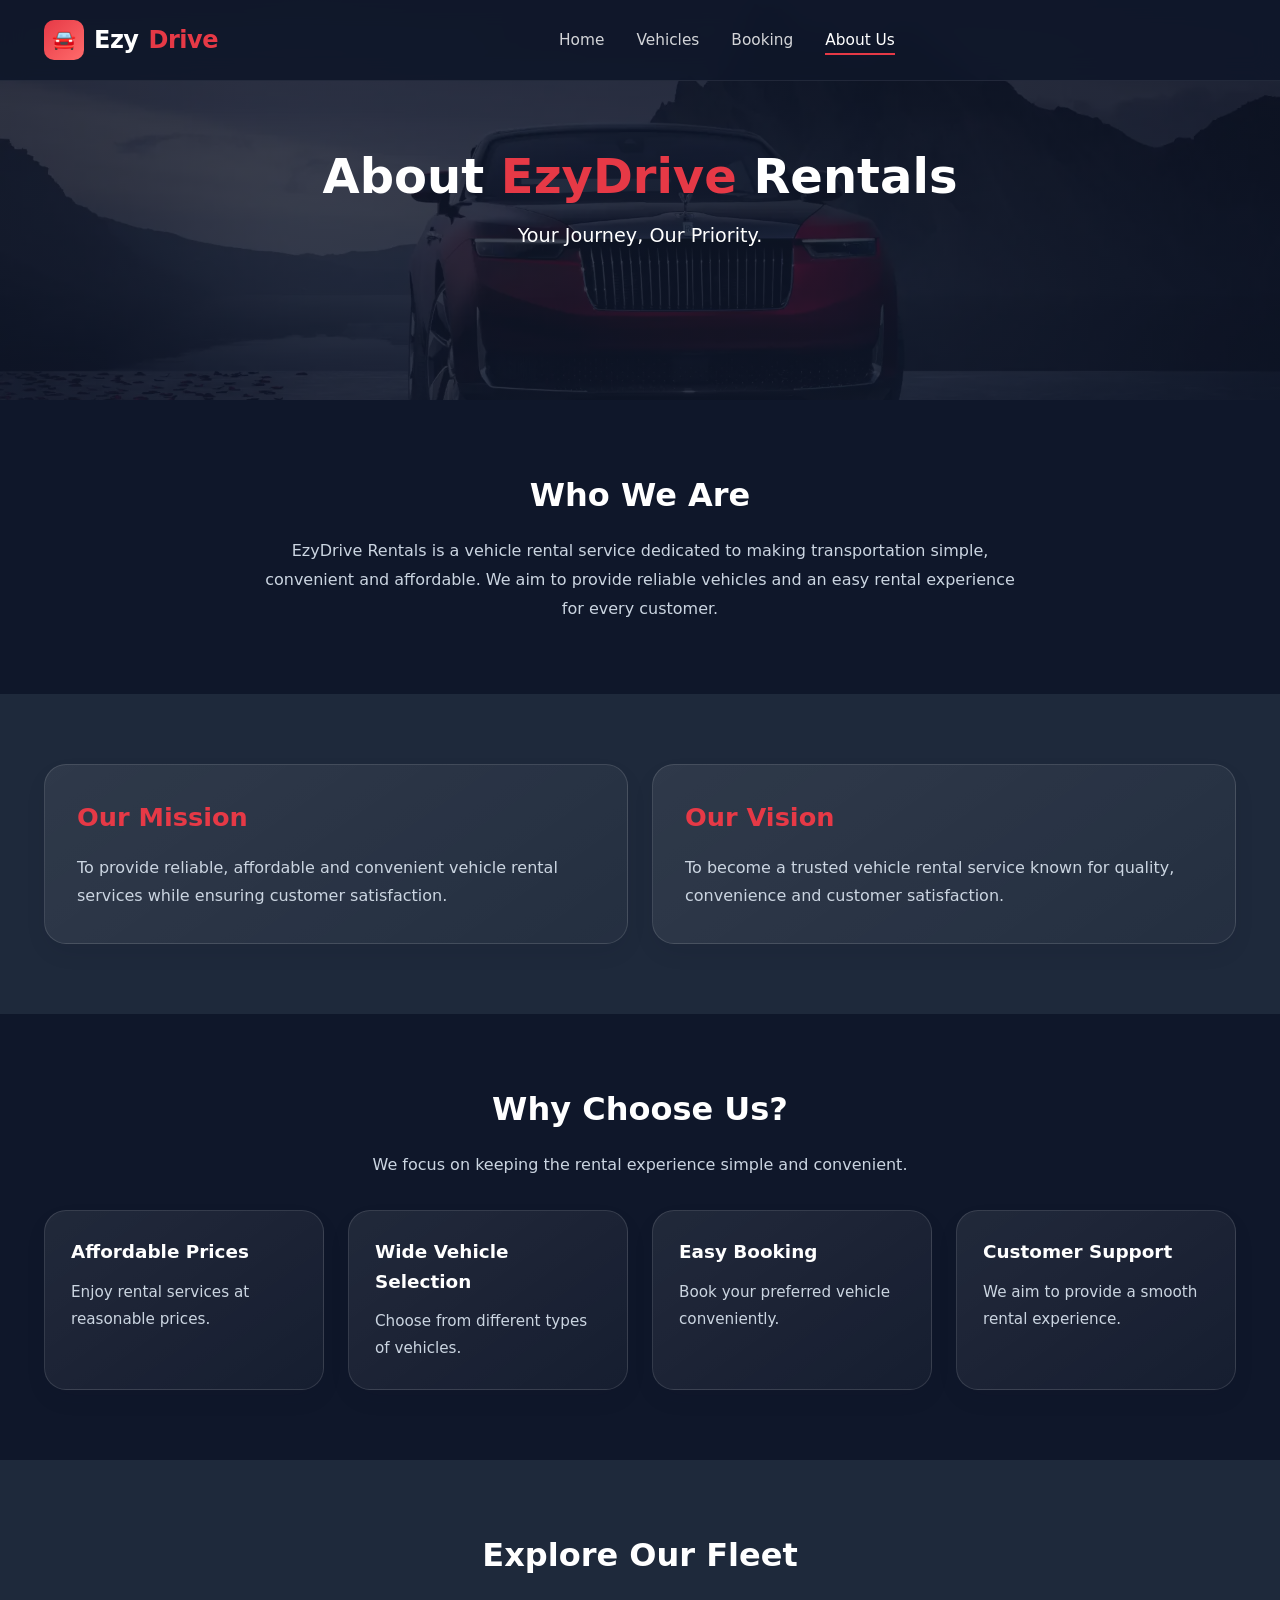
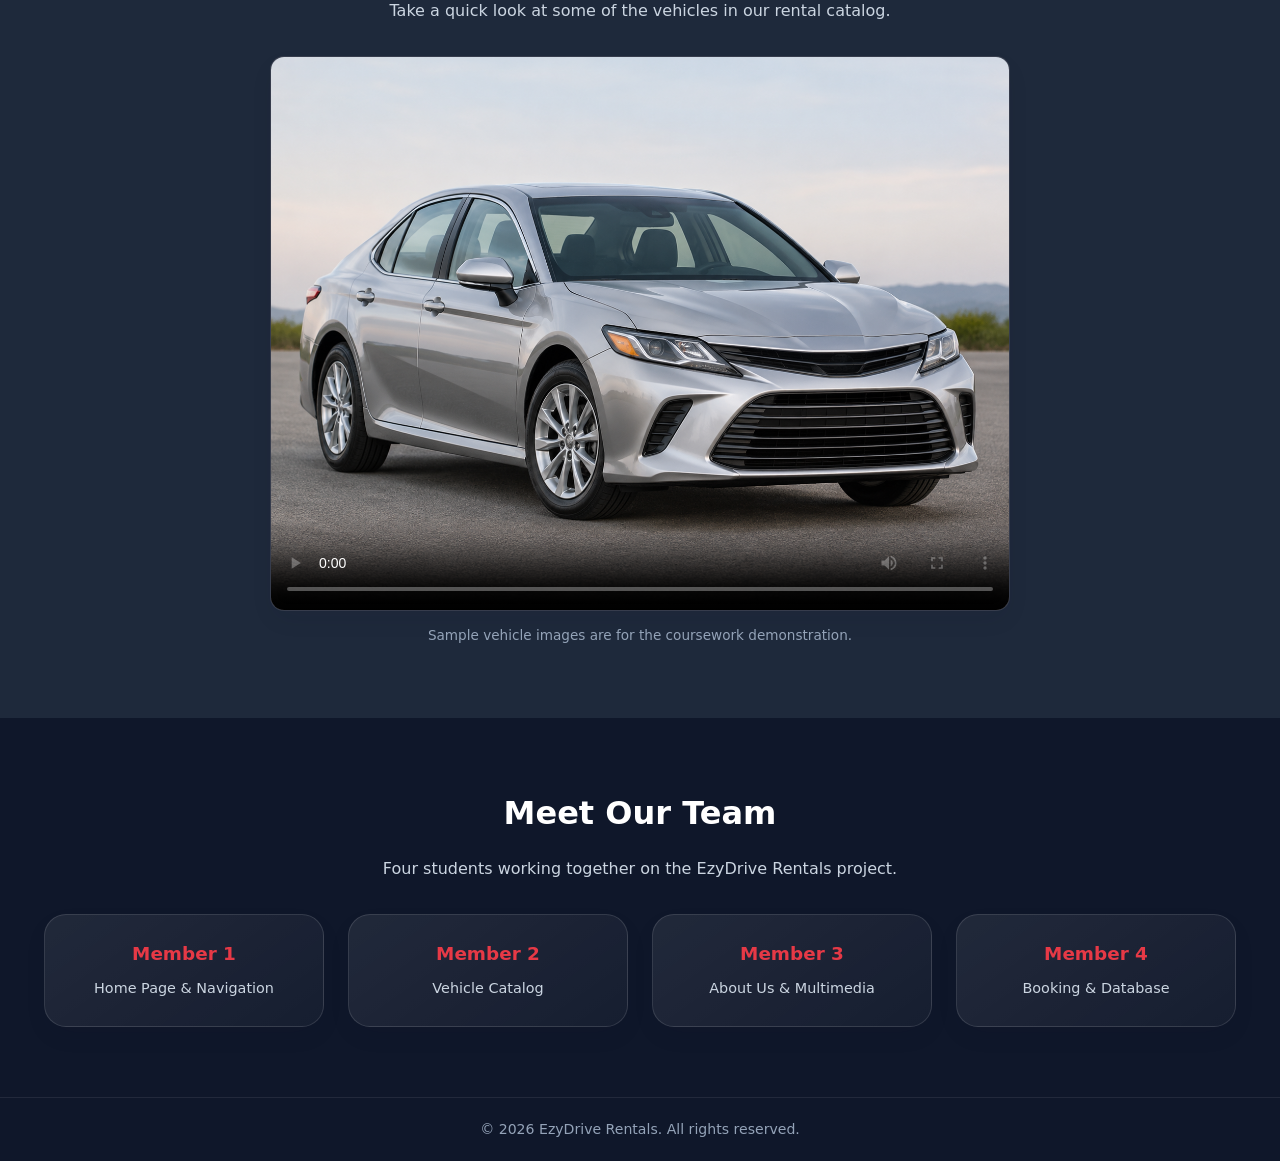
<file: pages/about.html>
<!DOCTYPE html>
<html lang="en">

<head>
    <meta charset="UTF-8">
    <meta name="viewport" content="width=device-width, initial-scale=1.0">
    <title>EzyDrive Rentals | About Us</title>
    <meta name="description" content="Learn more about EzyDrive Rentals, our mission, vision, and services.">

    <!-- Shared website styles, then About Us page styles -->
    <link rel="stylesheet" href="../styles/style.css">
    <link rel="stylesheet" href="../styles/about.css">
</head>

<body>

    <!-- ===================================================================
         1. HEADER & NAVIGATION
         Same navbar used on the Home and Vehicles pages
         =================================================================== -->
    <header class="header" id="mainHeader">
        <div class="container navbar">
            <a href="../index.html" class="logo">
                <div class="logo-icon">🚘</div>
                Ezy<span>Drive</span>
            </a>

            <nav aria-label="Main navigation">
                <ul class="nav-links" id="navLinks">
                    <li><a href="../index.html" class="nav-link">Home</a></li>
                    <li><a href="vehicles.php" class="nav-link">Vehicles</a></li>
                    <li><a href="booking.php" class="nav-link">Booking</a></li>
                    <li><a href="about.html" class="nav-link active" aria-current="page">About Us</a></li>
                </ul>
            </nav>

            <div class="nav-actions">
                <button class="menu-toggle" id="menuToggle" aria-label="Toggle Menu" aria-expanded="false">☰</button>
            </div>
        </div>
    </header>

    <main>
        <!-- ===============================================================
             2. ABOUT US BANNER
             Same gradient and heading style as the Vehicles page
             =============================================================== -->
        <section class="page-banner about-hero">
            <div class="container page-banner-content">
                <h1>About <span>EzyDrive</span> Rentals</h1>
                <p>Your Journey, Our Priority.</p>
            </div>
        </section>

        <!-- ===============================================================
             3. WHO WE ARE
             Introduction to the rental service
             =============================================================== -->
        <section class="about-section">
            <div class="container about-intro">
                <h2>Who We Are</h2>
                <p>
                    EzyDrive Rentals is a vehicle rental service dedicated to making
                    transportation simple, convenient and affordable. We aim to provide
                    reliable vehicles and an easy rental experience for every customer.
                </p>
            </div>
        </section>

        <!-- ===============================================================
             4. MISSION & VISION
             Two cards displayed side by side on larger screens
             =============================================================== -->
        <section class="about-section about-section-alt">
            <div class="container">
                <div class="about-card-grid two-columns">
                    <article class="about-card">
                        <h2>Our Mission</h2>
                        <p>
                            To provide reliable, affordable and convenient vehicle rental
                            services while ensuring customer satisfaction.
                        </p>
                    </article>

                    <article class="about-card">
                        <h2>Our Vision</h2>
                        <p>
                            To become a trusted vehicle rental service known for quality,
                            convenience and customer satisfaction.
                        </p>
                    </article>
                </div>
            </div>
        </section>

        <!-- ===============================================================
             5. WHY CHOOSE US
             Four simple feature cards
             =============================================================== -->
        <section class="about-section">
            <div class="container">
                <div class="about-heading">
                    <h2>Why Choose Us?</h2>
                    <p>We focus on keeping the rental experience simple and convenient.</p>
                </div>

                <div class="about-card-grid four-columns">
                    <article class="about-card feature-card">
                        <h3>Affordable Prices</h3>
                        <p>Enjoy rental services at reasonable prices.</p>
                    </article>

                    <article class="about-card feature-card">
                        <h3>Wide Vehicle Selection</h3>
                        <p>Choose from different types of vehicles.</p>
                    </article>

                    <article class="about-card feature-card">
                        <h3>Easy Booking</h3>
                        <p>Book your preferred vehicle conveniently.</p>
                    </article>

                    <article class="about-card feature-card">
                        <h3>Customer Support</h3>
                        <p>We aim to provide a smooth rental experience.</p>
                    </article>
                </div>
            </div>
        </section>

        <!-- ===============================================================
             6. MULTIMEDIA SECTION
             A short, original slideshow made from our vehicle images.
             The <video> element supplies standard play/pause controls.
             =============================================================== -->
        <section class="about-section about-section-alt">
            <div class="container about-media">
                <div class="about-heading">
                    <h2>Explore Our Fleet</h2>
                    <p>Take a quick look at some of the vehicles in our rental catalog.</p>
                </div>
                <video class="fleet-video" controls preload="metadata"
                       poster="../assets/images/vehicles/sedan-silver.png">
                    <source src="../assets/media/fleet-showcase.mp4" type="video/mp4">
                    Your browser does not support HTML video.
                </video>
                <p class="media-caption">Sample vehicle images are for the coursework demonstration.</p>
            </div>
        </section>

        <!-- ===============================================================
             7. OUR TEAM
             Replace each placeholder with the correct member's name.
             Assign roles to match the actual work done by your group.
             =============================================================== -->
        <section class="about-section about-team">
            <div class="container">
                <div class="about-heading">
                    <h2>Meet Our Team</h2>
                    <p>Four students working together on the EzyDrive Rentals project.</p>
                </div>
                <div class="about-card-grid four-columns">
                    <article class="about-card team-card">
                        <h3>Member 1</h3>
                        <p>Home Page &amp; Navigation</p>
                    </article>
                    <article class="about-card team-card">
                        <h3>Member 2</h3>
                        <p>Vehicle Catalog</p>
                    </article>
                    <article class="about-card team-card">
                        <h3>Member 3</h3>
                        <p>About Us &amp; Multimedia</p>
                    </article>
                    <article class="about-card team-card">
                        <h3>Member 4</h3>
                        <p>Booking &amp; Database</p>
                    </article>
                </div>
            </div>
        </section>
    </main>

    <!-- ===================================================================
         8. FOOTER
         Same footer used on the Home and Vehicles pages
         =================================================================== -->
    <footer class="footer">
        <div class="container footer-bottom">
            <p>&copy; 2026 EzyDrive Rentals. All rights reserved.</p>
        </div>
    </footer>

    <!-- Shared script controls the mobile menu and sticky navbar -->
    <script src="../scripts/main.js"></script>
</body>

</html>
</file>
<file: styles/style.css>
/* ==========================================================================
   EzyDrive Rentals - Home Page Stylesheet
   Simple, Clean Layout: Navbar + Hero Section + Copyright Footer
   ========================================================================== */

:root {
    --primary: #e63946;
    --primary-hover: #d62828;
    --dark: #0f172a;
    --dark-surface: #1e293b;
    --white: #ffffff;
    --shadow-md: 0 10px 25px -5px rgba(15, 23, 42, 0.1);
    --shadow-lg: 0 20px 40px -10px rgba(15, 23, 42, 0.25);
    --radius-sm: 8px;
    --radius-md: 14px;
    --radius-lg: 22px;
    --transition: all 0.3s cubic-bezier(0.4, 0, 0.2, 1);
}

* {
    margin: 0;
    padding: 0;
    box-sizing: border-box;
}

body {
    font-family: 'Segoe UI', system-ui, -apple-system, BlinkMacSystemFont, Roboto, sans-serif;
    color: var(--white);
    background-color: var(--dark);
    line-height: 1.6;
    min-height: 100vh;
    display: flex;
    flex-direction: column;
    overflow-x: hidden;
}

a {
    text-decoration: none;
    color: inherit;
    transition: var(--transition);
}

ul {
    list-style: none;
}

img {
    max-width: 100%;
    display: block;
}

.container {
    width: 100%;
    max-width: 1240px;
    margin: 0 auto;
    padding: 0 24px;
}

/* ==========================================================================
   Buttons
   ========================================================================== */
.btn {
    display: inline-flex;
    align-items: center;
    justify-content: center;
    gap: 8px;
    padding: 12px 26px;
    font-size: 0.95rem;
    font-weight: 600;
    border-radius: var(--radius-sm);
    border: none;
    cursor: pointer;
    transition: var(--transition);
}

.btn-primary {
    background-color: var(--primary);
    color: var(--white);
    box-shadow: 0 4px 14px rgba(230, 57, 70, 0.35);
}

.btn-primary:hover {
    background-color: var(--primary-hover);
    transform: translateY(-2px);
    box-shadow: 0 6px 20px rgba(230, 57, 70, 0.45);
}

.btn-outline {
    background-color: transparent;
    color: var(--white);
    border: 1.5px solid rgba(255, 255, 255, 0.35);
}

.btn-outline:hover {
    background-color: var(--white);
    color: var(--dark);
    border-color: var(--white);
}

/* ==========================================================================
   Header & Navigation
   ========================================================================== */
.header {
    position: fixed;
    top: 0;
    left: 0;
    width: 100%;
    z-index: 1000;
    background-color: rgba(15, 23, 42, 0.9);
    backdrop-filter: blur(12px);
    border-bottom: 1px solid rgba(255, 255, 255, 0.08);
    transition: var(--transition);
}

.header.scrolled {
    background-color: rgba(15, 23, 42, 0.98);
    box-shadow: var(--shadow-md);
}

.navbar {
    display: flex;
    align-items: center;
    justify-content: space-between;
    height: 80px;
}

.logo {
    display: flex;
    align-items: center;
    gap: 10px;
    font-size: 1.5rem;
    font-weight: 800;
    color: var(--white);
    letter-spacing: -0.5px;
}

.logo-icon {
    width: 40px;
    height: 40px;
    background: linear-gradient(135deg, var(--primary), #ff6b6b);
    border-radius: 10px;
    display: flex;
    align-items: center;
    justify-content: center;
    color: var(--white);
    font-size: 1.2rem;
}

.logo span {
    color: var(--primary);
}

.nav-links {
    display: flex;
    align-items: center;
    gap: 32px;
}

.nav-link {
    color: rgba(255, 255, 255, 0.82);
    font-weight: 500;
    font-size: 0.96rem;
    position: relative;
    padding: 6px 0;
}

.nav-link::after {
    content: '';
    position: absolute;
    bottom: 0;
    left: 0;
    width: 0;
    height: 2px;
    background-color: var(--primary);
    transition: var(--transition);
}

.nav-link:hover,
.nav-link.active {
    color: var(--white);
}

.nav-link:hover::after,
.nav-link.active::after {
    width: 100%;
}

.nav-actions {
    display: flex;
    align-items: center;
    gap: 14px;
}

.menu-toggle {
    display: none;
    background: none;
    border: none;
    color: var(--white);
    font-size: 1.6rem;
    cursor: pointer;
}

/* ==========================================================================
   Hero Section
   ========================================================================== */
.hero {
    flex: 1;
    display: flex;
    align-items: center;
    padding: 130px 0 70px;
    background: radial-gradient(circle at 80% 30%, rgba(230, 57, 70, 0.18), transparent 45%),
                linear-gradient(135deg, #0f172a 0%, #1e293b 100%);
}

.hero-grid {
    display: grid;
    grid-template-columns: 1.1fr 0.9fr;
    align-items: center;
    gap: 48px;
}

.hero-tag {
    display: inline-flex;
    align-items: center;
    gap: 8px;
    background: rgba(255, 255, 255, 0.08);
    border: 1px solid rgba(255, 255, 255, 0.15);
    padding: 8px 16px;
    border-radius: 50px;
    font-size: 0.85rem;
    font-weight: 600;
    margin-bottom: 20px;
    color: #fca5a5;
}

.hero-content h1 {
    font-size: 3.4rem;
    font-weight: 800;
    line-height: 1.15;
    margin-bottom: 20px;
    letter-spacing: -1px;
}

.hero-content h1 span {
    color: var(--primary);
}

.hero-content p {
    font-size: 1.1rem;
    color: #cbd5e1;
    margin-bottom: 32px;
    max-width: 540px;
}

.hero-buttons {
    display: flex;
    flex-wrap: wrap;
    gap: 16px;
    margin-bottom: 40px;
}

.hero-stats {
    display: flex;
    gap: 36px;
    padding-top: 24px;
    border-top: 1px solid rgba(255, 255, 255, 0.1);
}

.stat-item h3 {
    font-size: 1.75rem;
    font-weight: 800;
    color: var(--white);
}

.stat-item p {
    font-size: 0.85rem;
    color: #94a3b8;
    margin-bottom: 0;
}

.hero-car-card {
    background: linear-gradient(145deg, rgba(255, 255, 255, 0.08), rgba(255, 255, 255, 0.02));
    border: 1px solid rgba(255, 255, 255, 0.12);
    border-radius: var(--radius-lg);
    padding: 24px;
    box-shadow: var(--shadow-lg);
}

.hero-car-card img {
    width: 100%;
    height: 310px;
    object-fit: cover;
    border-radius: var(--radius-md);
    margin-bottom: 18px;
}

.hero-car-meta {
    display: flex;
    justify-content: space-between;
    align-items: center;
}

.hero-car-meta h4 {
    font-size: 1.25rem;
    margin-bottom: 4px;
}

.hero-car-meta span {
    font-size: 0.88rem;
    color: #94a3b8;
}

.hero-car-price {
    text-align: right;
}

.hero-car-price strong {
    font-size: 1.5rem;
    color: var(--primary);
}

.hero-car-price small {
    display: block;
    color: #94a3b8;
    font-size: 0.78rem;
}

/* ==========================================================================
   Simple Footer (Copyright Only)
   ========================================================================== */
.footer {
    background: var(--dark);
    border-top: 1px solid rgba(255, 255, 255, 0.08);
    padding: 20px 0;
}

.footer-bottom {
    text-align: center;
    color: #94a3b8;
    font-size: 0.88rem;
}

/* ==========================================================================
   Responsive Breakpoints
   ========================================================================== */
@media (max-width: 1024px) {
    .hero-grid {
        grid-template-columns: 1fr;
    }
}

@media (max-width: 768px) {
    .menu-toggle {
        display: block;
    }

    .nav-links {
        position: absolute;
        top: 80px;
        left: 0;
        width: 100%;
        background: var(--dark);
        flex-direction: column;
        padding: 24px;
        gap: 18px;
        border-bottom: 1px solid rgba(255, 255, 255, 0.1);
        display: none;
    }

    .nav-links.open {
        display: flex;
    }

    .hero-content h1 {
        font-size: 2.4rem;
    }

    .hero-stats {
        gap: 20px;
        flex-wrap: wrap;
    }
}


/* ======================================================================
   Vehicles Page Banner
   ====================================================================== */
.page-banner {
    padding: 140px 0 50px;
    background: radial-gradient(circle at 20% 20%, rgba(230, 57, 70, 0.15), transparent 35%),
                linear-gradient(135deg, #0f172a 0%, #1e293b 100%);
}

.page-banner-content {
    text-align: center;
    max-width: 800px;
}

.section-label {
    display: inline-block;
    padding: 8px 16px;
    border-radius: 50px;
    background: rgba(255, 255, 255, 0.08);
    border: 1px solid rgba(255, 255, 255, 0.15);
    color: #fca5a5;
    font-size: 0.85rem;
    font-weight: 600;
    margin-bottom: 18px;
}

.page-banner-content h1 {
    font-size: 2.8rem;
    line-height: 1.2;
    margin-bottom: 16px;
}

.page-banner-content p {
    color: #cbd5e1;
    font-size: 1rem;
    max-width: 680px;
    margin: 0 auto;
}

/* ======================================================================
   Vehicles Section
   ====================================================================== */
.vehicle-section {
    padding: 20px 0 80px;
    background: linear-gradient(180deg, #1e293b 0%, #0f172a 100%);
}

.section-heading {
    text-align: center;
    margin-bottom: 36px;
}

.section-heading h2 {
    font-size: 2rem;
    margin-bottom: 10px;
}

.section-heading p {
    color: #94a3b8;
    font-size: 0.98rem;
}

.vehicle-grid {
    display: grid;
    grid-template-columns: repeat(3, minmax(0, 1fr));
    gap: 24px;
}

.vehicle-card {
    background: linear-gradient(145deg, rgba(255, 255, 255, 0.08), rgba(255, 255, 255, 0.03));
    border: 1px solid rgba(255, 255, 255, 0.12);
    border-radius: var(--radius-lg);
    overflow: hidden;
    box-shadow: var(--shadow-md);
    transition: var(--transition);
}

.vehicle-card:hover {
    transform: translateY(-6px);
    box-shadow: var(--shadow-lg);
}

.vehicle-card img {
    width: 100%;
    height: 220px;
    object-fit: cover;
}

.vehicle-card-body {
    padding: 22px;
}

.vehicle-card-top {
    display: flex;
    align-items: flex-start;
    justify-content: space-between;
    gap: 16px;
    margin-bottom: 16px;
}

.vehicle-card-top h3 {
    font-size: 1.2rem;
    margin-top: 8px;
}

.vehicle-tag {
    display: inline-block;
    padding: 5px 12px;
    border-radius: 50px;
    background: rgba(230, 57, 70, 0.15);
    border: 1px solid rgba(230, 57, 70, 0.35);
    color: #ffb3b8;
    font-size: 0.8rem;
    font-weight: 600;
}

.vehicle-price {
    color: var(--primary);
    font-size: 1.45rem;
    font-weight: 800;
    white-space: nowrap;
}

.vehicle-price span {
    display: block;
    font-size: 0.78rem;
    color: #94a3b8;
    font-weight: 500;
    text-align: right;
}

.vehicle-features {
    margin-bottom: 20px;
}

.vehicle-features li {
    color: #cbd5e1;
    font-size: 0.95rem;
    padding: 6px 0;
    border-bottom: 1px solid rgba(255, 255, 255, 0.07);
}

.vehicle-features li:last-child {
    border-bottom: none;
}

.small-btn {
    width: 100%;
    padding: 11px 18px;
}

/* ======================================================================
   Vehicles Page Responsive Styles
   ====================================================================== */
@media (max-width: 1024px) {
    .vehicle-grid {
        grid-template-columns: repeat(2, minmax(0, 1fr));
    }

    .page-banner-content h1 {
        font-size: 2.3rem;
    }
}

@media (max-width: 768px) {
    .vehicle-grid {
        grid-template-columns: 1fr;
    }

    .vehicle-card-top {
        flex-direction: column;
        gap: 10px;
    }

    .vehicle-price span {
        text-align: left;
    }

    .page-banner {
        padding-top: 120px;
    }

    .page-banner-content h1 {
        font-size: 2rem;
    }
}
</file>
<file: styles/about.css>
/* ======================================================================
   EzyDrive Rentals - About Us Page Styles
   Shared navbar, buttons, colors and footer are in style.css.
   This file only styles the content of the About Us page.
   ====================================================================== */

/* ======================================================================
   1. About Us Banner
   ====================================================================== */

.about-hero {
    min-height: 400px;

    display: flex;
    flex-direction: column;
    justify-content: center;
    align-items: center;

    text-align: center;

    padding: 80px 20px;

    background:
        linear-gradient(
            rgba(15, 23, 42, 0.75),
            rgba(15, 23, 42, 0.85)
        ),
        url('../assets/images/background/about-hero.jpg');

    background-size: cover;
    background-position: center;
    background-repeat: no-repeat;
}

.about-hero h1 {
    font-size: 3rem;
    font-weight: 800;
    margin-bottom: 15px;
}

.about-hero h1 span {
    color: var(--primary);
}

.about-hero p {
    color: var(--white);
    font-size: 1.2rem;
}

/* ======================================================================
   2. General About Us Sections
   ====================================================================== */
.about-section {
    padding: 70px 0;
    background-color: var(--dark);
}

.about-section-alt {
    background-color: var(--dark-surface);
}

.about-section h2 {
    font-size: 2rem;
    margin-bottom: 16px;
}

.about-section p {
    color: #cbd5e1;
    line-height: 1.8;
}

.about-intro {
    max-width: 800px;
    text-align: center;
}

.about-heading {
    text-align: center;
    margin-bottom: 30px;
}

/* ======================================================================
   3. Mission, Vision and Feature Cards
   ====================================================================== */
.about-card-grid {
    display: grid;
    gap: 24px;
}

.two-columns {
    grid-template-columns: repeat(2, 1fr);
}

.four-columns {
    grid-template-columns: repeat(4, 1fr);
}

.about-card {
    padding: 32px;
    border: 1px solid rgba(255, 255, 255, 0.12);
    border-radius: var(--radius-lg);
    background: linear-gradient(145deg, rgba(255, 255, 255, 0.08), rgba(255, 255, 255, 0.03));
    box-shadow: var(--shadow-md);
    transition: var(--transition);
}

.about-card:hover {
    transform: translateY(-5px);
    box-shadow: var(--shadow-lg);
}

.about-card h2 {
    color: var(--primary);
    font-size: 1.6rem;
}

.feature-card {
    padding: 26px;
}

.feature-card h3 {
    font-size: 1.15rem;
    margin-bottom: 12px;
    color: var(--white);
}

.feature-card p {
    font-size: 0.95rem;
}

/* ======================================================================
   4. Team Section
   ====================================================================== */
.about-team {
    text-align: center;
}

/* ======================================================================
   5. Responsive Layout
   Two columns become one on smaller screens.
   ====================================================================== */
@media (max-width: 1024px) {
    .four-columns {
        grid-template-columns: repeat(2, 1fr);
    }
}

@media (max-width: 768px) {
    .about-section {
        padding: 50px 0;
    }

    .two-columns,
    .four-columns {
        grid-template-columns: 1fr;
    }

    .about-card {
        padding: 26px;
    }

    .about-section h2 {
        font-size: 1.7rem;
    }
}


/* ======================================================================
   6. Multimedia and Team Cards
   Keep the same navy surfaces and rounded corners as other sections.
   ====================================================================== */
.about-media {
    max-width: 850px;
    text-align: center;
}

.fleet-video {
    display: block;
    width: 100%;
    max-width: 740px;
    margin: 0 auto;
    border: 1px solid rgba(255, 255, 255, 0.16);
    border-radius: var(--radius-md);
    background: var(--dark);
    box-shadow: var(--shadow-md);
}

.about-section .media-caption {
    font-size: 0.85rem;
    color: #94a3b8;
    margin-top: 12px;
}

.team-card {
    text-align: center;
    padding: 24px 16px;
}

.team-card h3 {
    color: var(--primary);
    font-size: 1.15rem;
    margin-bottom: 8px;
}

.team-card p {
    font-size: 0.9rem;
}
</file>
